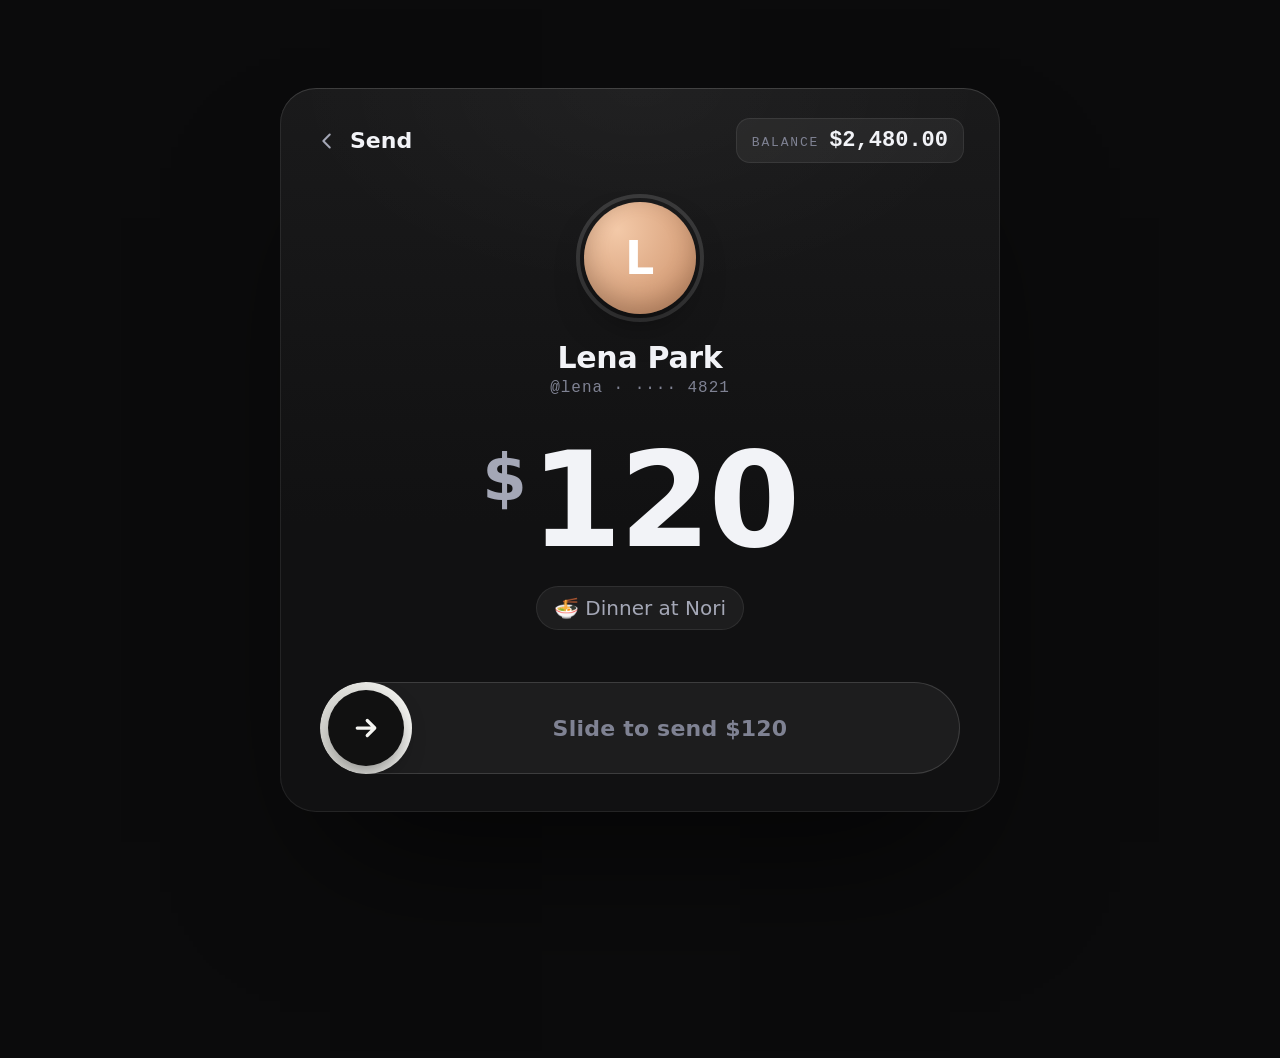
<file: index.html>
<!doctype html>
<html lang="en">
<head>
  <meta charset="utf-8">
  <meta name="viewport" content="width=device-width,initial-scale=1">
  <title>Send Money — veraetogrex_portfolio</title>
  <link rel="stylesheet" href="style.css">
</head>
<body>
  <!-- Send Money · zero dependencies · github.com/veraetogrex-portfolio -->
  <section class="tx" id="send" aria-label="Send money to a friend">
    <div class="tx-flood"></div>
    <header class="tx-head">
      <span class="tx-back"><svg viewBox="0 0 24 24" fill="none" stroke-width="2.2" stroke-linecap="round" stroke-linejoin="round"><path d="M15 5l-7 7 7 7"/></svg>Send</span>
      <span class="tx-bal"><small>Balance</small><b>$2,480.00</b></span>
    </header>

    <div class="tx-friend">
      <div class="tx-ava"><svg viewBox="0 0 132 132" aria-hidden="true"><circle class="rail" cx="66" cy="66" r="62"/><circle class="ring" cx="66" cy="66" r="62"/></svg><span class="face">L</span></div>
      <p class="tx-name">Lena Park</p>
      <p class="tx-handle">@lena · ···· 4821</p>
    </div>
    <p class="tx-bubble">Got it, thank you! 🙌</p>

    <p class="tx-amt"><sup>$</sup>120</p>
    <p class="tx-note">🍜 Dinner at Nori</p>

    <div class="tx-slide" role="slider" aria-label="Slide to send" aria-valuemin="0" aria-valuemax="100" aria-valuenow="0" tabindex="0">
      <span class="tx-fill"></span>
      <span class="tx-label">Slide to send $120</span>
      <span class="tx-thumb"><svg viewBox="0 0 24 24" fill="none" stroke-width="2.6" stroke-linecap="round" stroke-linejoin="round"><path d="M5 12h13M13 6l6 6-6 6"/></svg></span>
    </div>

    <div class="tx-print">
      <div class="tx-paper">
        <h1>Vector · transfer</h1>
        <div class="big">$120.00</div>
        <p><span>To</span>Lena Park</p>
        <p><span>For</span>Dinner at Nori</p>
        <p><span>Fee</span>$0.00</p>
        <p><span>When</span>08 Nov · 21:40</p>
        <div class="tx-bars"></div>
        <span class="tx-stamp">Sent</span>
      </div>
    </div>
  </section>

  <script src="script.js"></script>
</body>
</html>
</file>
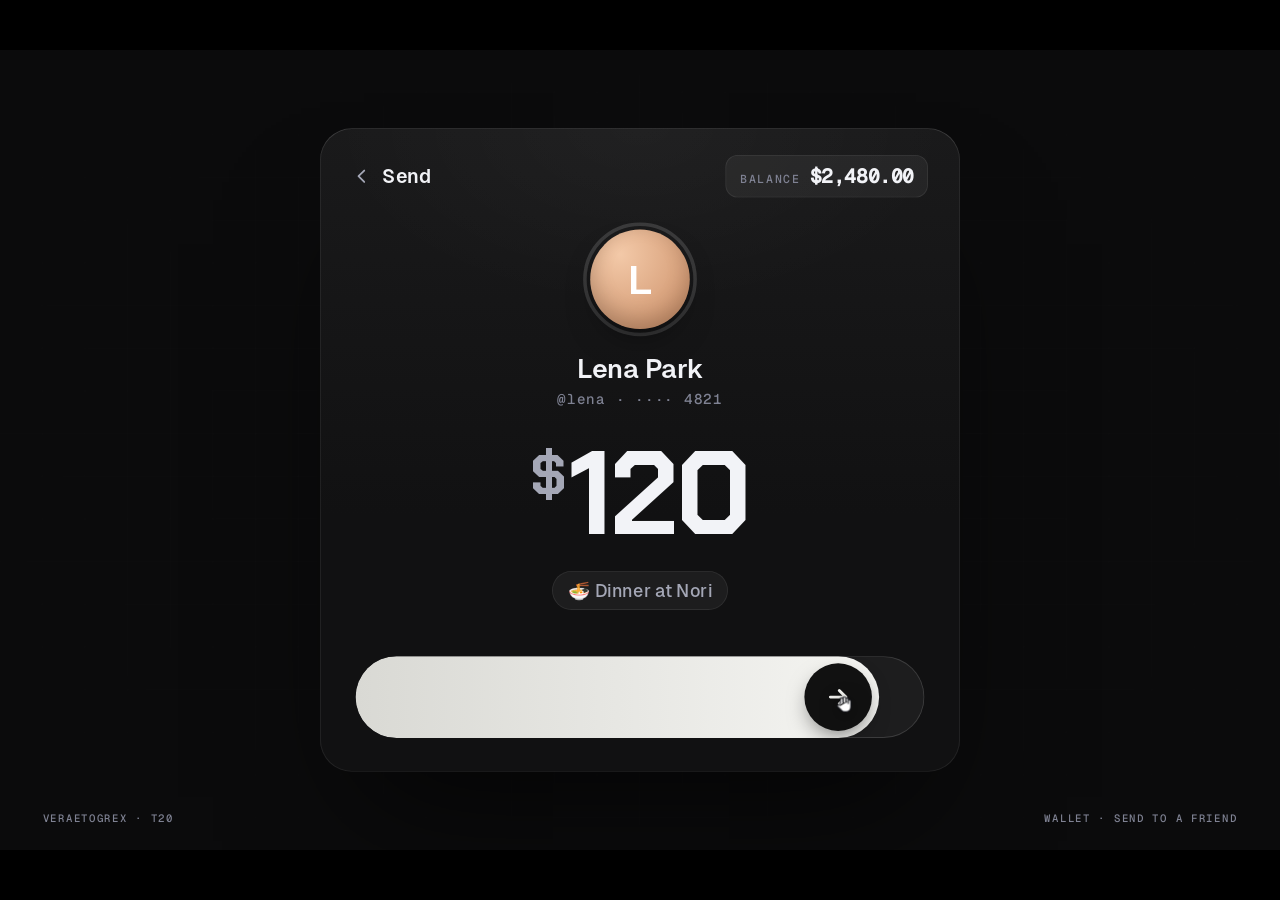
<file: mockup/send-money.autoplay.html>
<!doctype html>
<html lang="en">
<head>
<meta charset="utf-8">
<meta name="viewport" content="width=device-width,initial-scale=1">
<title>T20 Send Money — slide, the coin flies to a friend, the receipt prints</title>
<link rel="stylesheet" href="_shared/nocturne.css">
<link rel="stylesheet" href="../style.css">
<style>
  /* the component from source/, dressed in Nocturne type */
  #stage{background:radial-gradient(ellipse 65% 60% at 50% 45%,#0E1018 0%,var(--void) 72%);
    --font:var(--f-text);--mono:var(--f-mono);--display:var(--f-display)}
  #stage .tx{position:absolute;left:130px;top:80px;zoom:1;z-index:1}
  .halo{position:absolute;left:50%;top:44%;width:1300px;height:700px;margin:-350px 0 0 -650px;border-radius:50%;pointer-events:none;z-index:0;
    background:radial-gradient(closest-side,rgba(0,0,0,0),rgba(0,0,0,0))}
  #stage .tx{left:360px;top:88px}
  #stage{background:var(--page)}
  #stage.grid::before{opacity:.12}
  .status-line{color:var(--text-3)}
</style>
</head>
<body>
<div id="stage" class="grid" data-title="T20 Send Money" data-url="veraetogrex-portfolio.github.io/send-money">
  <div class="halo"></div>
  <section class="tx" id="send" aria-label="Send money to a friend">
    <div class="tx-flood"></div>
    <header class="tx-head">
      <span class="tx-back"><svg viewBox="0 0 24 24" fill="none" stroke-width="2.2" stroke-linecap="round" stroke-linejoin="round"><path d="M15 5l-7 7 7 7"/></svg>Send</span>
      <span class="tx-bal"><small>Balance</small><b>$2,480.00</b></span>
    </header>

    <div class="tx-friend">
      <div class="tx-ava"><svg viewBox="0 0 132 132" aria-hidden="true"><circle class="rail" cx="66" cy="66" r="62"/><circle class="ring" cx="66" cy="66" r="62"/></svg><span class="face">L</span></div>
      <p class="tx-name">Lena Park</p>
      <p class="tx-handle">@lena · ···· 4821</p>
    </div>
    <p class="tx-bubble">Got it, thank you! 🙌</p>

    <p class="tx-amt"><sup>$</sup>120</p>
    <p class="tx-note">🍜 Dinner at Nori</p>

    <div class="tx-slide" role="slider" aria-label="Slide to send" aria-valuemin="0" aria-valuemax="100" aria-valuenow="0" tabindex="0">
      <span class="tx-fill"></span>
      <span class="tx-label">Slide to send $120</span>
      <span class="tx-thumb"><svg viewBox="0 0 24 24" fill="none" stroke-width="2.6" stroke-linecap="round" stroke-linejoin="round"><path d="M5 12h13M13 6l6 6-6 6"/></svg></span>
    </div>

    <div class="tx-print">
      <div class="tx-paper">
        <h1>Vector · transfer</h1>
        <div class="big">$120.00</div>
        <p><span>To</span>Lena Park</p>
        <p><span>For</span>Dinner at Nori</p>
        <p><span>Fee</span>$0.00</p>
        <p><span>When</span>08 Nov · 21:40</p>
        <div class="tx-bars"></div>
        <span class="tx-stamp">Sent</span>
      </div>
    </div>
  </section>
  <div class="status-line"><span>Veraetogrex · T20</span><span>Wallet · send to a friend</span></div>
</div>
<script>window.AUTOPLAY = true;</script>
<script src="_shared/stage.js"></script>
<script src="../script.js"></script>
<script>
document.body.classList.add('th-' + (new URLSearchParams(location.search).get('theme') || 'graphite'));
const tx = document.querySelector('#send').send;
Stage.init({
  reset: () => tx.reset(),
  cursorStart: [470, 760],                 // right under the slider thumb
  async demo(s) {
    const t0 = performance.now();
    const r = s.rect(tx.thumb);
    await s.drag([r.cx + 560, r.cy], 900, { from: tx.thumb, fromMs: 220, pre: 120, post: 40, ease: s.ease.inOut });   // slide to send
    s.cursor.hide();
    await s.until(t0, 5300);
    tx.rewind();                           // dissolve back to the first frame
    await s.until(t0, 6000);
  },
});
</script>
</body>
</html>
</file>
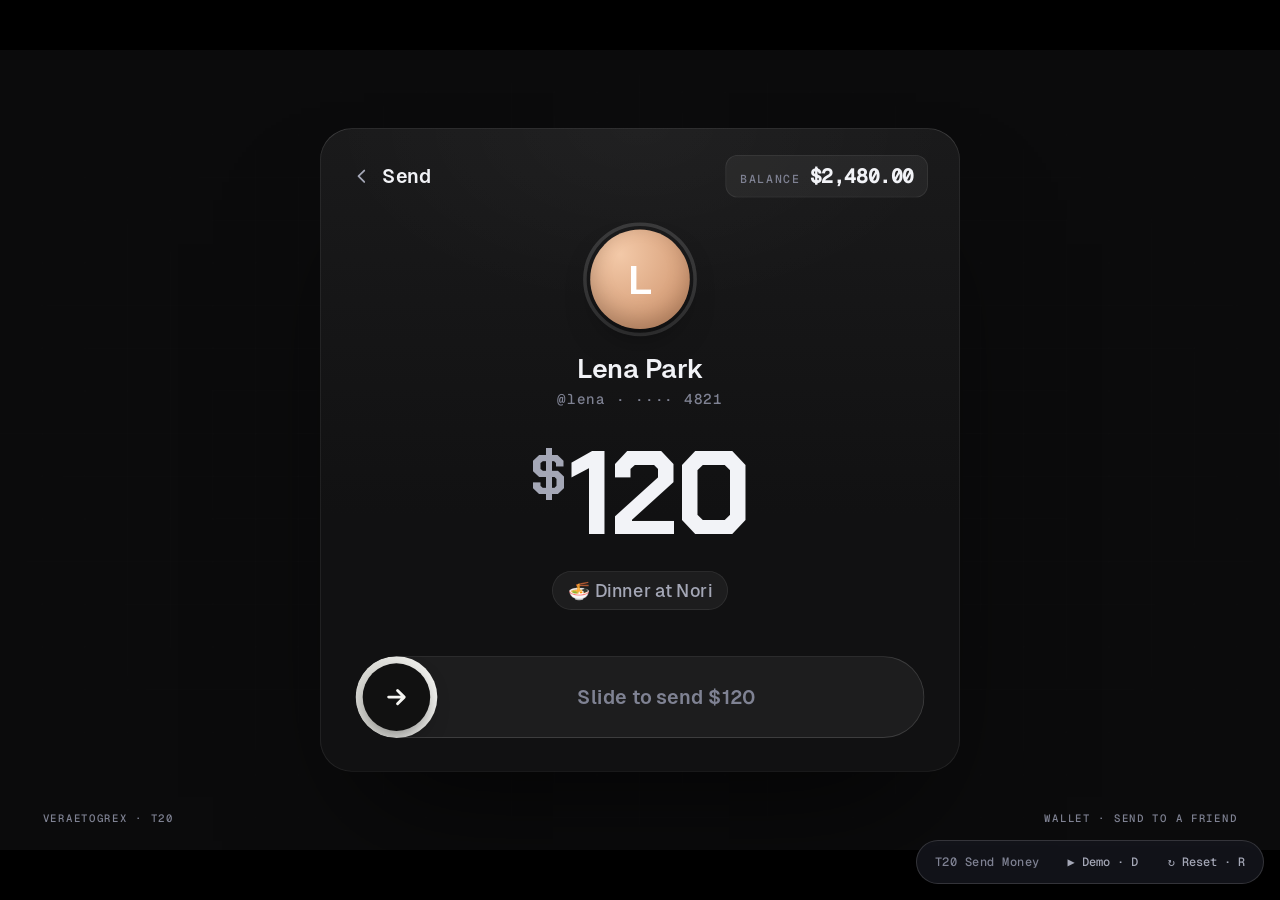
<file: mockup/send-money.html>
<!doctype html>
<html lang="en">
<head>
<meta charset="utf-8">
<meta name="viewport" content="width=device-width,initial-scale=1">
<title>T20 Send Money — slide, the coin flies to a friend, the receipt prints</title>
<link rel="stylesheet" href="_shared/nocturne.css">
<link rel="stylesheet" href="../style.css">
<style>
  /* the component from source/, dressed in Nocturne type */
  #stage{background:radial-gradient(ellipse 65% 60% at 50% 45%,#0E1018 0%,var(--void) 72%);
    --font:var(--f-text);--mono:var(--f-mono);--display:var(--f-display)}
  #stage .tx{position:absolute;left:130px;top:80px;zoom:1;z-index:1}
  .halo{position:absolute;left:50%;top:44%;width:1300px;height:700px;margin:-350px 0 0 -650px;border-radius:50%;pointer-events:none;z-index:0;
    background:radial-gradient(closest-side,rgba(0,0,0,0),rgba(0,0,0,0))}
  #stage .tx{left:360px;top:88px}
  #stage{background:var(--page)}
  #stage.grid::before{opacity:.12}
  .status-line{color:var(--text-3)}
</style>
</head>
<body>
<div id="stage" class="grid" data-title="T20 Send Money" data-url="veraetogrex-portfolio.github.io/send-money">
  <div class="halo"></div>
  <section class="tx" id="send" aria-label="Send money to a friend">
    <div class="tx-flood"></div>
    <header class="tx-head">
      <span class="tx-back"><svg viewBox="0 0 24 24" fill="none" stroke-width="2.2" stroke-linecap="round" stroke-linejoin="round"><path d="M15 5l-7 7 7 7"/></svg>Send</span>
      <span class="tx-bal"><small>Balance</small><b>$2,480.00</b></span>
    </header>

    <div class="tx-friend">
      <div class="tx-ava"><svg viewBox="0 0 132 132" aria-hidden="true"><circle class="rail" cx="66" cy="66" r="62"/><circle class="ring" cx="66" cy="66" r="62"/></svg><span class="face">L</span></div>
      <p class="tx-name">Lena Park</p>
      <p class="tx-handle">@lena · ···· 4821</p>
    </div>
    <p class="tx-bubble">Got it, thank you! 🙌</p>

    <p class="tx-amt"><sup>$</sup>120</p>
    <p class="tx-note">🍜 Dinner at Nori</p>

    <div class="tx-slide" role="slider" aria-label="Slide to send" aria-valuemin="0" aria-valuemax="100" aria-valuenow="0" tabindex="0">
      <span class="tx-fill"></span>
      <span class="tx-label">Slide to send $120</span>
      <span class="tx-thumb"><svg viewBox="0 0 24 24" fill="none" stroke-width="2.6" stroke-linecap="round" stroke-linejoin="round"><path d="M5 12h13M13 6l6 6-6 6"/></svg></span>
    </div>

    <div class="tx-print">
      <div class="tx-paper">
        <h1>Vector · transfer</h1>
        <div class="big">$120.00</div>
        <p><span>To</span>Lena Park</p>
        <p><span>For</span>Dinner at Nori</p>
        <p><span>Fee</span>$0.00</p>
        <p><span>When</span>08 Nov · 21:40</p>
        <div class="tx-bars"></div>
        <span class="tx-stamp">Sent</span>
      </div>
    </div>
  </section>
  <div class="status-line"><span>Veraetogrex · T20</span><span>Wallet · send to a friend</span></div>
</div>
<script src="_shared/stage.js"></script>
<script src="../script.js"></script>
<script>
document.body.classList.add('th-' + (new URLSearchParams(location.search).get('theme') || 'graphite'));
const tx = document.querySelector('#send').send;
Stage.init({
  reset: () => tx.reset(),
  cursorStart: [470, 760],                 // right under the slider thumb
  async demo(s) {
    const t0 = performance.now();
    const r = s.rect(tx.thumb);
    await s.drag([r.cx + 560, r.cy], 900, { from: tx.thumb, fromMs: 220, pre: 120, post: 40, ease: s.ease.inOut });   // slide to send
    s.cursor.hide();
    await s.until(t0, 5300);
    tx.rewind();                           // dissolve back to the first frame
    await s.until(t0, 6000);
  },
});
</script>
</body>
</html>
</file>
<file: style.css>
/* Send Money — github.com/veraetogrex-portfolio · zero dependencies */
:root {
  --bg: #07080c;
  --text: #f2f3f7;
  --text-2: #a4a7b6;
  --text-3: #7f8293;
  --line: rgba(255, 255, 255, .08);
  --line-2: rgba(255, 255, 255, .14);
  --pulse: #7c6cff;
  --pulse-btn: #6a5af9;
  --pulse-soft: #a69bff;
  --ion: #3fe0d0;
  --pink: #ff6fb5;
  --gold: #ffc76a;
  --paper: #f4f1ea;
  --ink: #1b1c22;
  /* theme: graphite (default) — neutral surfaces, one accent, no neon */
  --page: #0b0b0c; --card-a: #1a1a1b; --card-b: #111112; --card-glow: transparent; --card-tint: rgba(255, 255, 255, .03);
  --accent: #f5f5f2; --accent-2: #d9d9d4; --on-accent: #111; --accent-glow: transparent;
  --ok: #34c759; --ok-ink: #1f9d55; --flood: rgba(52, 199, 89, .16); --down: #f5f5f2;
  --ava-a: #f3c9a8; --ava-b: #c98b63; --bubble: #262628; --chip: rgba(255, 255, 255, .05);
  --font: system-ui, -apple-system, "Segoe UI", sans-serif;
  --mono: ui-monospace, "SF Mono", Menlo, Consolas, monospace;
  --display: var(--font);
}

* { box-sizing: border-box; }
body {
  margin: 0; min-height: 100vh; display: grid; place-items: center; overflow: hidden;
  background: var(--page);
  color: var(--text); font: 16px/1.4 var(--font);
}
p, h1 { margin: 0; }
button { font: inherit; color: inherit; background: none; border: 0; padding: 0; cursor: pointer; }

/* ── the transfer sheet ─────────────────────────────── */
.tx { position: relative; width: 720px; height: 724px; border-radius: 36px; user-select: none;
  background: linear-gradient(180deg, var(--card-a) 0%, var(--card-b) 60%); color: var(--text);
  box-shadow: 0 0 0 1px var(--line) inset, 0 1px 0 rgba(255, 255, 255, .08) inset,
              0 80px 140px -50px rgba(0, 0, 0, .7), 0 0 120px -40px var(--card-glow); }
@media (max-width: 800px) { .tx { zoom: .5; } }
.tx::before { content: ""; position: absolute; inset: 0; border-radius: inherit; pointer-events: none;
  background: radial-gradient(70% 40% at 50% 0%, var(--card-tint), transparent 70%); }

.tx-head { position: absolute; left: 36px; right: 36px; top: 30px; display: flex; align-items: center; justify-content: space-between; }
.tx-back { display: flex; align-items: center; gap: 12px; font: 600 22px var(--font); }
.tx-back svg { width: 22px; height: 22px; stroke: var(--text-2); }
.tx-bal { display: flex; align-items: baseline; gap: 10px; padding: 10px 16px; border-radius: 14px; background: var(--chip); box-shadow: 0 0 0 1px var(--line) inset; }
.tx-bal small { font: 500 13px var(--mono); letter-spacing: .14em; text-transform: uppercase; color: var(--text-3); }
.tx-bal b { font: 600 22px var(--mono); font-variant-numeric: tabular-nums; transition: color .3s; }
.tx-bal b.is-down { color: var(--down); }

/* friend */
.tx-friend { position: absolute; left: 0; right: 0; top: 104px; display: flex; flex-direction: column; align-items: center; }
.tx-ava { position: relative; width: 132px; height: 132px; }
.tx-ava .face { position: absolute; inset: 10px; border-radius: 50%; display: grid; place-items: center;
  font: 700 46px var(--display); color: #fff; letter-spacing: .02em;
  background: radial-gradient(circle at 30% 25%, var(--ava-a), var(--ava-b) 100%);
  box-shadow: inset 0 -10px 24px rgba(0, 0, 0, .2), 0 18px 40px -16px rgba(0, 0, 0, .6); }
.tx-ava svg { position: absolute; inset: 0; width: 132px; height: 132px; transform: rotate(-90deg); }
.tx-ava circle { fill: none; stroke-width: 4; }
.tx-ava .rail { stroke: var(--line-2); }
.tx-ava .ring { stroke: var(--ok); stroke-linecap: round; stroke-dasharray: 389.6; stroke-dashoffset: 389.6; }
.tx-ava.is-bump .face { animation: tx-bump .55s cubic-bezier(.34, 1.56, .64, 1); }
@keyframes tx-bump { 35% { transform: scale(1.14); } }
.tx-name { margin-top: 16px; font: 600 30px var(--font); letter-spacing: -.01em; }
.tx-handle { margin-top: 4px; font: 500 16px var(--mono); letter-spacing: .06em; color: var(--text-3); }

.tx-bubble { position: absolute; left: 448px; top: 92px; padding: 14px 20px; border-radius: 22px 22px 22px 6px; font: 500 22px var(--font); white-space: nowrap;
  background: var(--bubble); box-shadow: 0 0 0 1px var(--line) inset, 0 20px 40px -16px rgba(0, 0, 0, .5);
  opacity: 0; transform: translate(-16px, 14px) scale(.6); transform-origin: left bottom; transition: opacity .25s, transform .5s cubic-bezier(.34, 1.56, .64, 1); }
.tx.is-thanked .tx-bubble { opacity: 1; transform: none; }

/* amount + note */
.tx-amt { position: absolute; left: 0; right: 0; top: 346px; text-align: center; font: 700 132px/1 var(--display); letter-spacing: -.02em; font-variant-numeric: tabular-nums;
  transition: opacity .25s, transform .35s cubic-bezier(.65, 0, .35, 1), filter .35s; }
.tx-amt sup { font-size: 64px; vertical-align: 46px; margin-right: 6px; color: var(--text-2); }
.tx-note { position: absolute; left: 50%; top: 498px; transform: translateX(-50%); display: flex; align-items: center; gap: 10px; padding: 10px 18px; border-radius: 999px;
  font: 500 20px var(--font); color: var(--text-2); background: var(--chip); box-shadow: 0 0 0 1px var(--line) inset; transition: opacity .25s; white-space: nowrap; }
.tx.is-sent .tx-amt { opacity: 0; transform: translateY(-20px) scale(.6); filter: blur(6px); }
.tx.is-sent .tx-note { opacity: 0; }

/* slide to send */
.tx-slide { position: absolute; left: 40px; top: 594px; width: 640px; height: 92px; border-radius: 46px; overflow: hidden;
  background: var(--chip); box-shadow: 0 0 0 1px var(--line-2) inset;
  transition: top .5s cubic-bezier(.65, 0, .35, 1), left .5s cubic-bezier(.65, 0, .35, 1), width .5s cubic-bezier(.65, 0, .35, 1), height .5s cubic-bezier(.65, 0, .35, 1), opacity .3s .25s, border-radius .5s; }
.tx-fill { position: absolute; left: 0; top: 0; bottom: 0; width: 92px; border-radius: 46px; background: linear-gradient(90deg, var(--accent-2), var(--accent)); box-shadow: 0 0 30px var(--accent-glow); }
.tx-label { position: absolute; inset: 0; display: grid; place-items: center; padding-left: 60px; font: 600 22px var(--font); letter-spacing: .01em;
  background: linear-gradient(90deg, #7f8293 0%, #7f8293 40%, #fff 50%, #7f8293 60%, #7f8293 100%) 0 0 / 300% 100%; -webkit-background-clip: text; background-clip: text; color: transparent;
  animation: tx-shine 2.4s linear infinite; }
@keyframes tx-shine { from { background-position: 100% 0; } to { background-position: -50% 0; } }
.tx-thumb { position: absolute; left: 8px; top: 8px; width: 76px; height: 76px; border-radius: 50%; display: grid; place-items: center; cursor: grab; touch-action: none;
  background: var(--on-accent); box-shadow: 0 10px 24px -6px rgba(0, 0, 0, .5); }
.tx-thumb svg { width: 30px; height: 30px; stroke: var(--accent); }
.tx-slide.is-back .tx-thumb, .tx-slide.is-back .tx-fill { transition: transform .45s cubic-bezier(.34, 1.56, .64, 1), width .45s cubic-bezier(.34, 1.56, .64, 1); }
/* after sending the slider collapses into the printer slot */
.tx.is-sent .tx-slide { left: 130px; top: 352px; width: 460px; height: 14px; border-radius: 7px; background: #050505; box-shadow: 0 0 0 1px var(--line-2) inset, 0 1px 0 rgba(255, 255, 255, .08); }
.tx.is-sent .tx-slide > * { opacity: 0; transition: opacity .15s; }

/* the coin */
.tx-coin { position: absolute; left: 0; top: 0; width: 112px; height: 112px; margin: -56px 0 0 -56px; border-radius: 50%; z-index: 5; pointer-events: none; display: grid; place-items: center;
  font: 700 52px var(--display); color: #6b4a12;
  background: radial-gradient(circle at 32% 28%, #fff3d1, var(--gold) 42%, #d99a2b 78%, #a8701a);
  box-shadow: inset 0 0 0 5px rgba(255, 255, 255, .25), inset 0 -6px 12px rgba(120, 70, 0, .45), 0 14px 30px -8px rgba(0, 0, 0, .55); }
.tx-spark { position: absolute; width: 6px; height: 6px; margin: -3px; border-radius: 50%; z-index: 4; pointer-events: none; background: var(--gold); }

/* the receipt */
.tx-print { position: absolute; left: 150px; top: 359px; width: 420px; z-index: 3; }
.tx-paper { position: absolute; left: 0; top: 0; width: 420px; padding: 26px 30px 30px; color: var(--ink); background: var(--paper);
  font: 500 17px/1.35 var(--mono); visibility: hidden;
  -webkit-mask: linear-gradient(#000 0 0) top / 100% calc(100% - 12px) no-repeat, conic-gradient(from -45deg at bottom, #0000, #000 1deg 89deg, #0000 90deg) bottom / 20px 12px repeat-x;
          mask: linear-gradient(#000 0 0) top / 100% calc(100% - 12px) no-repeat, conic-gradient(from -45deg at bottom, #0000, #000 1deg 89deg, #0000 90deg) bottom / 20px 12px repeat-x; }
.tx-paper::before { content: ""; position: absolute; inset: 0; background: linear-gradient(180deg, rgba(0, 0, 0, .12), transparent 20%); pointer-events: none; }
.tx-paper h1 { font: 700 15px var(--mono); letter-spacing: .22em; text-transform: uppercase; color: #6b6c75; }
.tx-paper .big { margin: 10px 0 14px; font: 700 54px/1 var(--display); letter-spacing: -.01em; color: var(--ink); }
.tx-paper p { display: flex; justify-content: space-between; padding: 5px 0; border-top: 1px dashed rgba(0, 0, 0, .14); }
.tx-paper p span { color: #6b6c75; }
.tx-bars { height: 34px; margin-top: 14px; background: repeating-linear-gradient(90deg, var(--ink) 0 2px, transparent 2px 5px, var(--ink) 5px 6px, transparent 6px 9px, var(--ink) 9px 12px, transparent 12px 14px); opacity: .85; }
.tx-stamp { position: absolute; right: 24px; top: 30px; padding: 8px 14px; border: 4px solid var(--ok-ink); border-radius: 10px; color: var(--ok-ink);
  font: 700 26px var(--display); letter-spacing: .1em; text-transform: uppercase; transform: rotate(-14deg) scale(2.2); opacity: 0; }
.tx.is-torn .tx-paper { transition: transform .7s cubic-bezier(.34, 1.4, .64, 1), filter .7s; transform: translate(14px, 26px) rotate(-4deg); filter: drop-shadow(0 30px 30px rgba(0, 0, 0, .55)); }
.tx.is-torn .tx-stamp { animation: tx-stamp .45s .25s cubic-bezier(.2, .8, .2, 1) forwards; }
@keyframes tx-stamp { 60% { transform: rotate(-14deg) scale(.92); opacity: 1; } 100% { transform: rotate(-14deg) scale(1); opacity: 1; } }

/* payoff light from the friend */
.tx-flood { position: absolute; left: 50%; top: 170px; width: 1600px; height: 1600px; margin: -800px 0 0 -800px; border-radius: 50%; pointer-events: none; z-index: -1; opacity: 0;
  background: radial-gradient(circle, var(--flood) 0%, transparent 45%); }

/* ── alternative themes ─────────────────────────────── */
.th-paper {
  --page: #ece8df; --card-a: #ffffff; --card-b: #faf8f4; --card-tint: rgba(0, 0, 0, 0); --card-glow: transparent;
  --text: #121212; --text-2: #55565c; --text-3: #8a8b90; --line: rgba(0, 0, 0, .08); --line-2: rgba(0, 0, 0, .12);
  --accent: #121212; --accent-2: #2b2b2b; --on-accent: #fff; --accent-glow: transparent;
  --ok: #1f9d55; --ok-ink: #1f9d55; --flood: rgba(31, 157, 85, .10); --down: #121212;
  --ava-a: #f3c9a8; --ava-b: #c98b63; --bubble: #f1efea; --chip: #f3f1ec; --paper: #fbfaf6;
}
.th-forest {
  --page: #0b1210; --card-a: #14201c; --card-b: #0f1714; --card-tint: rgba(47, 191, 113, .05); --card-glow: transparent;
  --text: #f2efe6; --text-2: #b4b8ad; --text-3: #7d857b; --line: rgba(242, 239, 230, .08); --line-2: rgba(242, 239, 230, .14);
  --accent: #2fbf71; --accent-2: #239a5a; --on-accent: #f2efe6; --accent-glow: transparent;
  --ok: #2fbf71; --ok-ink: #1f8a50; --flood: rgba(47, 191, 113, .14); --down: #f2efe6;
  --ava-a: #f3c9a8; --ava-b: #c98b63; --bubble: #1d2a25; --chip: rgba(242, 239, 230, .05);
}
</file>
<file: mockup/_shared/nocturne.css>
/* Nocturne — shared base styles for the mockups */
@font-face{font-family:"Chakra Petch";font-weight:500;font-display:swap;src:url(fonts/chakra-petch-latin-500-normal.woff2) format("woff2")}
@font-face{font-family:"Chakra Petch";font-weight:600;font-display:swap;src:url(fonts/chakra-petch-latin-600-normal.woff2) format("woff2")}
@font-face{font-family:"Chakra Petch";font-weight:700;font-display:swap;src:url(fonts/chakra-petch-latin-700-normal.woff2) format("woff2")}
@font-face{font-family:"Geist";font-weight:400;font-display:swap;src:url(fonts/geist-sans-latin-400-normal.woff2) format("woff2")}
@font-face{font-family:"Geist";font-weight:500;font-display:swap;src:url(fonts/geist-sans-latin-500-normal.woff2) format("woff2")}
@font-face{font-family:"Geist";font-weight:600;font-display:swap;src:url(fonts/geist-sans-latin-600-normal.woff2) format("woff2")}
@font-face{font-family:"Geist";font-weight:700;font-display:swap;src:url(fonts/geist-sans-latin-700-normal.woff2) format("woff2")}
@font-face{font-family:"Geist Mono";font-weight:400;font-display:swap;src:url(fonts/geist-mono-latin-400-normal.woff2) format("woff2")}
@font-face{font-family:"Geist Mono";font-weight:500;font-display:swap;src:url(fonts/geist-mono-latin-500-normal.woff2) format("woff2")}

:root{
  --void:#07080C; --panel:#0E1016; --panel-2:#111218; --raise:#1A1B24; --raise-2:#22252F;
  --glass:rgba(255,255,255,.05); --glass-strong:rgba(255,255,255,.12);
  --line:rgba(255,255,255,.08); --line-2:rgba(255,255,255,.14);
  --text:#F2F3F7; --text-2:#A4A7B6; --text-3:#7F8293;
  --pulse:#7C6CFF; --pulse-btn:#6A5AF9; --pulse-soft:#A69BFF; --pulse-pale:#C9C2FF;
  --ion:#3FE0D0; --flare:#FF7A45; --pink:#FF6FB5; --amber:#FFB547;
  --daylight:#F4F5F8;
  --r-field:10px; --r-card:14px; --r-panel:20px;
  --f-display:"Chakra Petch","Geist",system-ui,sans-serif;
  --f-text:"Geist","Inter",system-ui,-apple-system,sans-serif;
  --f-mono:"Geist Mono",ui-monospace,"SF Mono",Menlo,monospace;
  --ease-out:cubic-bezier(.2,.8,.2,1);
  --ease-io:cubic-bezier(.65,0,.35,1);
  --ease-back:cubic-bezier(.34,1.56,.64,1);
}
*,*::before,*::after{box-sizing:border-box}
html,body{margin:0;height:100%;background:#000;color:var(--text);font-family:var(--f-text);-webkit-font-smoothing:antialiased;overflow:hidden}
button,input,textarea{font:inherit;color:inherit}
button{cursor:pointer;background:none;border:0;padding:0}

/* viewport and scaling */
.li-viewport{position:fixed;inset:0;overflow:hidden;background:#000}
.li-shell{position:absolute;left:50%;top:50%;transform-origin:50% 50%}
#stage{position:relative;width:1440px;height:900px;overflow:hidden;background:var(--void);isolation:isolate}
#stage.grid::before{content:"";position:absolute;inset:0;pointer-events:none;z-index:0;
  background-image:linear-gradient(var(--line) 1px,transparent 1px),linear-gradient(90deg,var(--line) 1px,transparent 1px);
  background-size:48px 48px;background-position:-1px -1px;opacity:.45;
  -webkit-mask-image:radial-gradient(ellipse 75% 70% at 50% 50%,#000 30%,transparent 100%);
          mask-image:radial-gradient(ellipse 75% 70% at 50% 50%,#000 30%,transparent 100%)}

/* browser frame (?frame) */
.li-browser{width:1440px;border-radius:18px;overflow:hidden;background:#15161D;box-shadow:0 0 0 1px rgba(255,255,255,.08),0 40px 120px rgba(0,0,0,.6)}
.li-browser-bar{height:46px;display:flex;align-items:center;gap:16px;padding:0 18px;background:#121319;border-bottom:1px solid var(--line)}
.li-dots{display:flex;gap:8px}.li-dots i{width:12px;height:12px;border-radius:50%;background:#2A2C36;display:block}
.li-dots i:nth-child(1){background:#FF5F57}.li-dots i:nth-child(2){background:#FEBC2E}.li-dots i:nth-child(3){background:#28C840}
.li-url{flex:0 1 520px;margin:0 auto;height:28px;border-radius:8px;background:#1C1D25;display:flex;align-items:center;justify-content:center;gap:8px;font:500 13px var(--f-mono);color:var(--text-2);letter-spacing:.02em}
.li-url::before{content:"";width:9px;height:11px;border:1.5px solid var(--text-3);border-radius:2px 2px 3px 3px;border-top-width:4px;opacity:.7}

/* demo cursor */
#li-cursor{position:absolute;left:0;top:0;width:28px;height:28px;z-index:9999;pointer-events:none;opacity:0;transition:opacity .2s;will-change:transform;filter:drop-shadow(0 4px 10px rgba(0,0,0,.55))}
#li-cursor.on{opacity:1}
#li-cursor svg{display:block;transform-origin:4px 3px;transition:transform .12s var(--ease-out)}
#li-cursor.down svg{transform:scale(.82)}
#li-cursor.grab .arrow{display:none}#li-cursor:not(.grab) .hand{display:none}
.li-ripple{position:absolute;width:44px;height:44px;margin:-22px 0 0 -22px;border-radius:50%;border:2px solid rgba(255,255,255,.85);pointer-events:none;z-index:9998;animation:li-ripple .5s var(--ease-out) forwards}
@keyframes li-ripple{from{transform:scale(.3);opacity:.9}to{transform:scale(1.35);opacity:0}}
#stage.demo-running, #stage.demo-running *{cursor:none!important}

/* control pill outside the stage (interactive mode only) */
.li-controls{position:fixed;right:16px;bottom:16px;z-index:10;display:flex;gap:6px;padding:6px;border-radius:999px;background:rgba(20,21,28,.86);border:1px solid var(--line-2);backdrop-filter:blur(10px);font:500 12px var(--f-mono);letter-spacing:.04em}
.li-controls button{padding:7px 12px;border-radius:999px;color:var(--text-2)}
.li-controls button:hover{background:var(--raise-2);color:var(--text)}
.li-controls .li-title{padding:7px 10px 7px 12px;color:var(--text-3)}
body.autoplay .li-controls,body.clean .li-controls{display:none}

/* shared primitives */
.mono{font-family:var(--f-mono);letter-spacing:.08em;text-transform:uppercase}
.display{font-family:var(--f-display);text-transform:uppercase;letter-spacing:.02em}
.btn{display:inline-flex;align-items:center;justify-content:center;gap:10px;height:52px;padding:0 26px;border-radius:var(--r-field);background:var(--pulse-btn);color:#fff;font:600 17px var(--f-text);box-shadow:0 0 0 1px rgba(255,255,255,.1) inset,0 10px 30px -10px rgba(124,108,255,.8)}
.btn.ghost{background:var(--glass);box-shadow:0 0 0 1px var(--line-2) inset;color:var(--text)}
.field{height:56px;border-radius:var(--r-field);background:rgba(255,255,255,.035);border:1px solid var(--line-2);padding:0 18px;display:flex;align-items:center;font-size:18px;color:var(--text);outline:none;transition:border-color .2s,box-shadow .2s}
.field:focus,.field.focus{border-color:var(--pulse);box-shadow:0 0 0 4px rgba(124,108,255,.18)}
.card{background:var(--panel);border:1px solid var(--line);border-radius:var(--r-panel)}
.hud-corners{position:absolute;inset:-10px;pointer-events:none;
  background:
   linear-gradient(var(--c,var(--line-2)) 0 0) left top/18px 1px no-repeat,linear-gradient(var(--c,var(--line-2)) 0 0) left top/1px 18px no-repeat,
   linear-gradient(var(--c,var(--line-2)) 0 0) right top/18px 1px no-repeat,linear-gradient(var(--c,var(--line-2)) 0 0) right top/1px 18px no-repeat,
   linear-gradient(var(--c,var(--line-2)) 0 0) left bottom/18px 1px no-repeat,linear-gradient(var(--c,var(--line-2)) 0 0) left bottom/1px 18px no-repeat,
   linear-gradient(var(--c,var(--line-2)) 0 0) right bottom/18px 1px no-repeat,linear-gradient(var(--c,var(--line-2)) 0 0) right bottom/1px 18px no-repeat}
.status-line{position:absolute;left:48px;right:48px;bottom:28px;display:flex;justify-content:space-between;font:500 12px var(--f-mono);letter-spacing:.14em;text-transform:uppercase;color:var(--text-3);z-index:2}

@media (prefers-reduced-motion: reduce){
  *,*::before,*::after{animation-duration:150ms!important;transition-duration:150ms!important}
}
</file>
